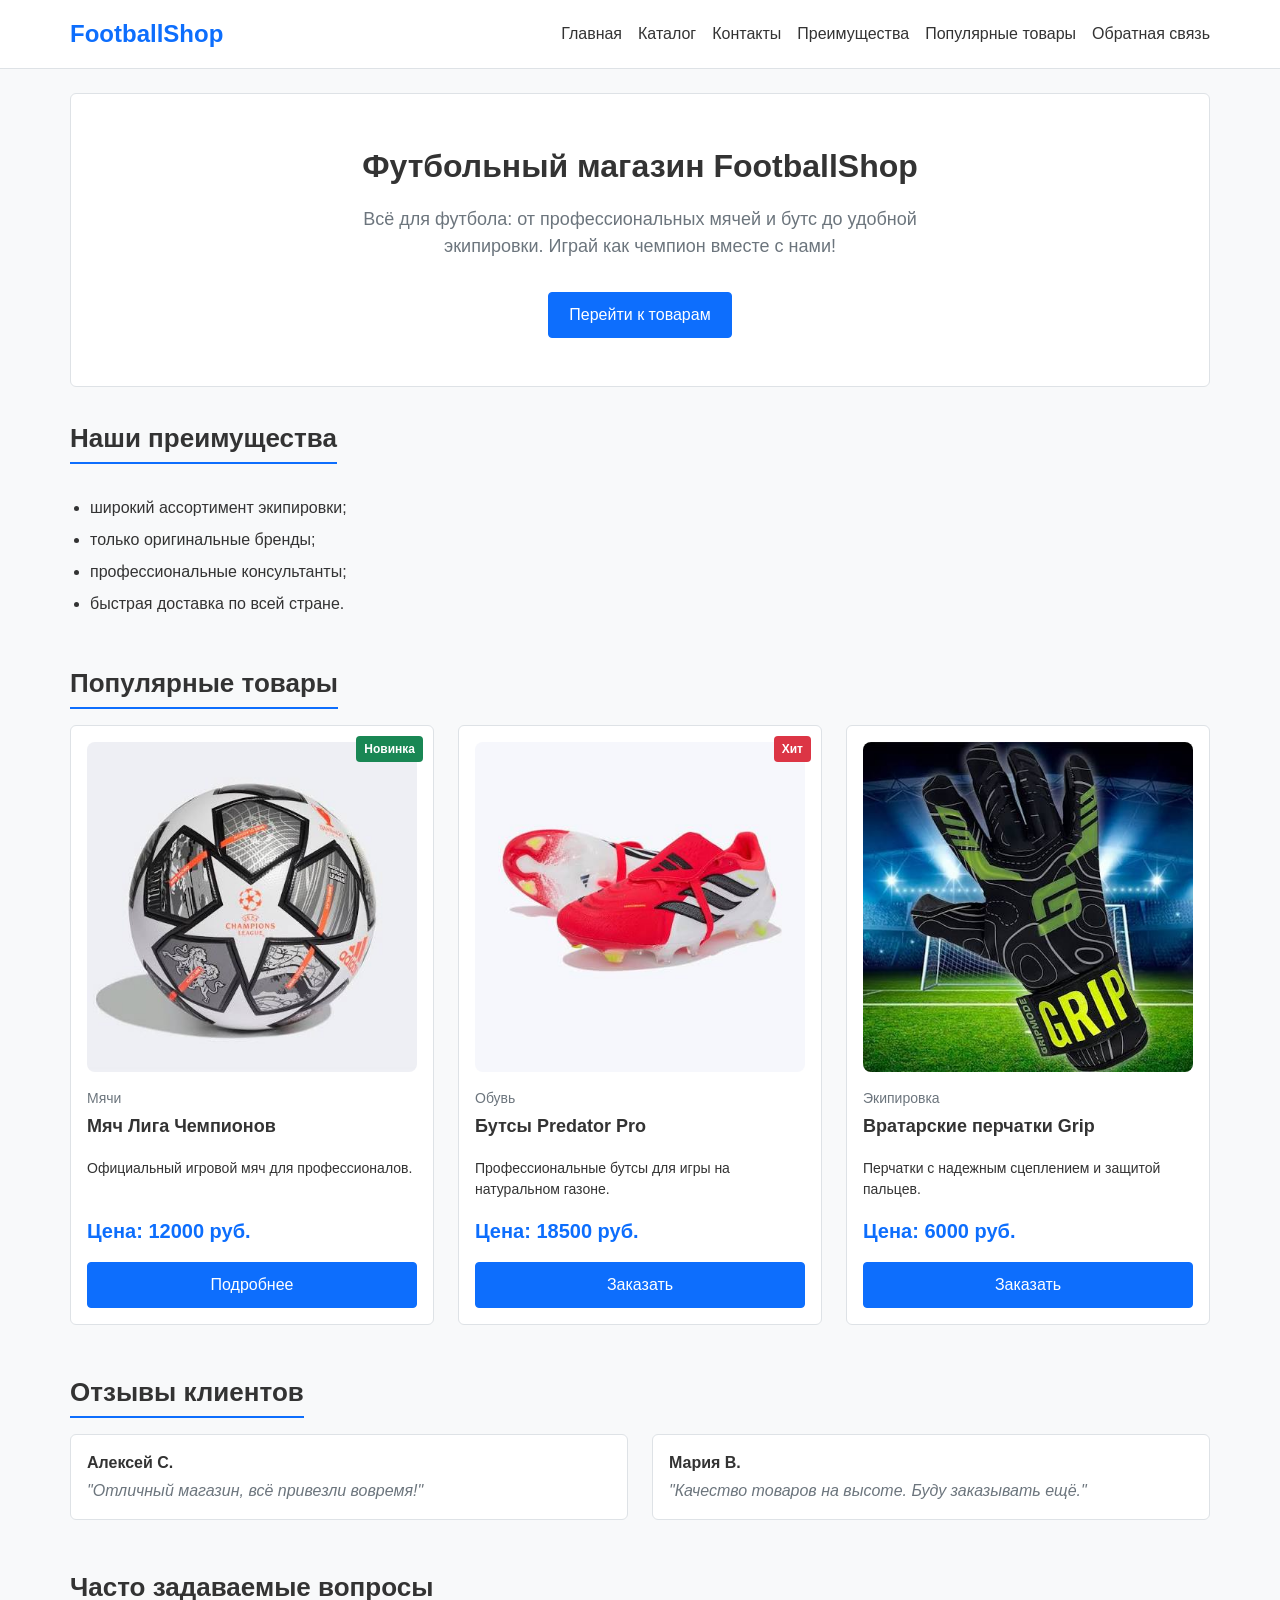
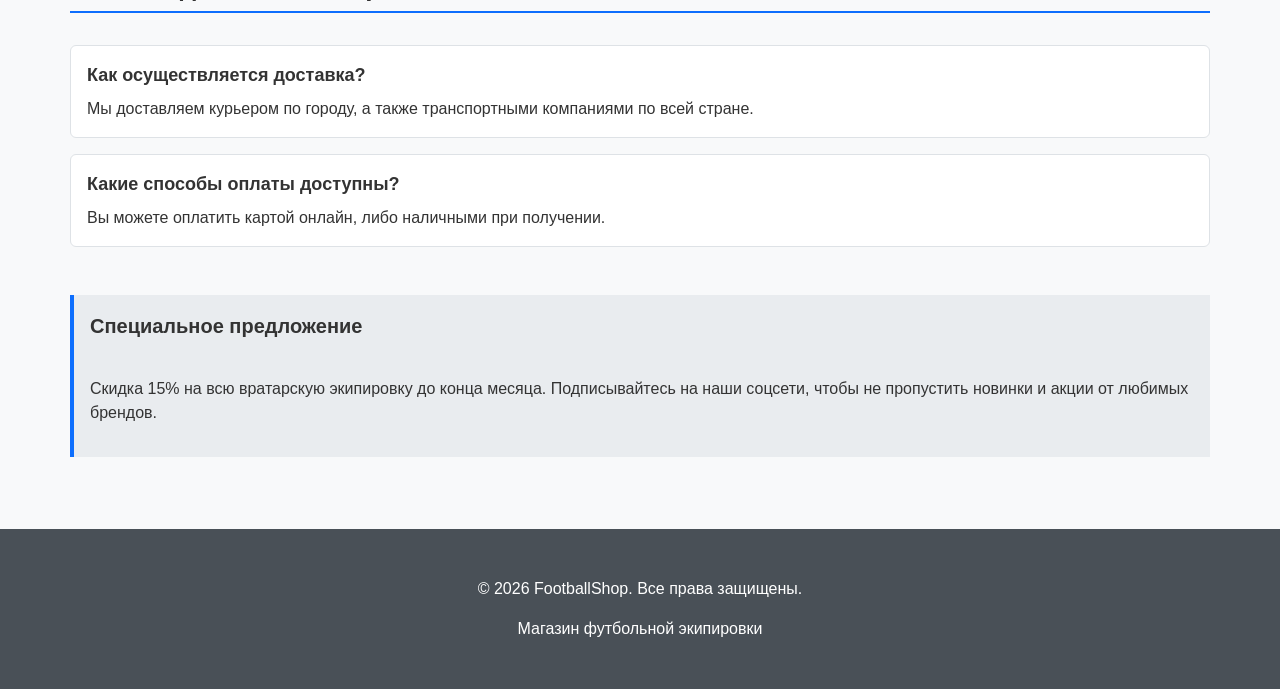
<file: index.html>
<!DOCTYPE html>
<html lang="ru">
<head>
    <meta property="og:type" content="website">
    <meta property="og:title" content="Футбольный интернет-магазин">
    <meta property="og:description" content="Магазин футбольной экипировки и инвентаря.">
    <meta property="og:image" content="https://voltic-7.github.io/kr1-html-css-shop/images/preview.jpg">

    <meta charset="UTF-8">
    <meta name="viewport" content="width=device-width, initial-scale=1.0">
    <meta name="description" content="Стартовая страница футбольного интернет-магазина.">
    <title>Футбольный интернет-магазин</title>
    <link rel="stylesheet" href="css/style.css">
    <script src="js/main.js" defer></script>
</head>
<body id="top">
<header>
    <div class="site-header">
        <a class="site-logo" href="index.html">FootballShop</a>

        <nav class="site-nav" aria-label="Основная навигация">
            <ul class="site-nav__list">
                <li class="site-nav__item"><a class="site-nav__link" href="index.html">Главная</a></li>
                <li class="site-nav__item"><a class="site-nav__link" href="catalog.html">Каталог</a></li>
                <li class="site-nav__item"><a class="site-nav__link" href="contacts.html">Контакты</a></li>
                <li class="site-nav__item"><a class="site-nav__link" href="index.html#advantages">Преимущества</a></li>
                <li class="site-nav__item"><a class="site-nav__link" href="index.html#popular">Популярные товары</a></li>
                <li class="site-nav__item"><a class="site-nav__link" href="feedback.html">Обратная связь</a></li>
            </ul>
        </nav>

    </div>
</header>
<main>
    <section class="hero">
        <h1 class="hero__title">Футбольный магазин FootballShop</h1>
        <p>
            Всё для футбола: от профессиональных мячей и бутс до удобной экипировки. 
            Играй как чемпион вместе с нами!
        </p>
        <a class="button" href="#popular">Перейти к товарам</a>
    </section>

    <section class="section" id="advantages">
        <h2 class="section__title">Наши преимущества</h2>

        <ul class="advantages-list">
            <li>широкий ассортимент экипировки;</li>
            <li>только оригинальные бренды;</li>
            <li>профессиональные консультанты;</li>
            <li>быстрая доставка по всей стране.</li>
        </ul>
    </section>

    <section class="section" id="popular">
        <h2 class="section__title">Популярные товары</h2>

        <div class="products-grid">
            <article class="product-card">
                <span class="product-card__badge product-card__badge--new">Новинка</span>
                <img src="images/ball.jpg" alt="Мяч Лига Чемпионов" style="width: 100%; height: auto; border-radius: 8px;">
                <div class="product-card__category">Мячи</div>
                <h3 class="product-card__title">Мяч Лига Чемпионов</h3>
                <p class="product-card__description">Официальный игровой мяч для профессионалов.</p>
                <p class="product-card__price">Цена: 12000 руб.</p>
                <a class="button product-card__button" href="product.html">Подробнее</a>
            </article>

            <article class="product-card">
                <span class="product-card__badge">Хит</span>
                <img src="images/boots.jpg" alt="Бутсы Predator Pro" style="width: 100%; height: auto; border-radius: 8px;">
                <div class="product-card__category">Обувь</div>
                <h3 class="product-card__title">Бутсы Predator Pro</h3>
                <p class="product-card__description">Профессиональные бутсы для игры на натуральном газоне.</p>
                <p class="product-card__price">Цена: 18500 руб.</p>
                <button class="button product-card__button" type="button" data-product="Бутсы Predator Pro">
                    Заказать
                </button>
            </article>

            <article class="product-card">
                <img src="images/hands.jpg" alt="Вратарские перчатки Grip" style="width: 100%; height: auto; border-radius: 8px;">
                <div class="product-card__category">Экипировка</div>
                <h3 class="product-card__title">Вратарские перчатки Grip</h3>
                <p class="product-card__description">Перчатки с надежным сцеплением и защитой пальцев.</p>
                <p class="product-card__price">Цена: 6000 руб.</p>
                <button class="button product-card__button" type="button" data-product="Вратарские перчатки Grip">
                    Заказать
                </button>
            </article>
        </div>
    </section>

    
    <section class="section reviews" id="reviews">
        <h2 class="section__title">Отзывы клиентов</h2>
        <div class="reviews-grid">
            <div class="review-card">
                <div class="review-card__author">Алексей С.</div>
                <div class="review-card__text">"Отличный магазин, всё привезли вовремя!"</div>
            </div>
            <div class="review-card">
                <div class="review-card__author">Мария В.</div>
                <div class="review-card__text">"Качество товаров на высоте. Буду заказывать ещё."</div>
            </div>
        </div>
    </section>

    <section class="section faq" id="faq">
        <h2 class="section__title">Часто задаваемые вопросы</h2>
        <div class="faq">
            <article class="faq__item">
                <h3 class="faq__question">Как осуществляется доставка?</h3>
                <p class="faq__answer">Мы доставляем курьером по городу, а также транспортными компаниями по всей стране.</p>
            </article>
            <article class="faq__item">
                <h3 class="faq__question">Какие способы оплаты доступны?</h3>
                <p class="faq__answer">Вы можете оплатить картой онлайн, либо наличными при получении.</p>
            </article>
        </div>
    </section>

    <aside class="aside-info">
        <h2 class="aside-info__title">Специальное предложение</h2>
        <p>
            Скидка 15% на всю вратарскую экипировку до конца месяца.
            Подписывайтесь на наши соцсети, чтобы не пропустить новинки
            и акции от любимых брендов.
        </p>
    </aside>
</main>
<footer id="contacts">
    <p>&copy; 2026 FootballShop. Все права защищены.</p>
    <p>Магазин футбольной экипировки</p>
</footer>

<dialog class="order-dialog" id="order-dialog" aria-labelledby="order-dialog-title">
    <h2 class="order-dialog__title" id="order-dialog-title">Оформление заявки</h2>

    <form class="order-form" id="order-form" action="#" method="post" novalidate>
        <input id="selected-product" name="selected-product" type="hidden">

        <div class="order-form__field">
            <label class="order-form__label" for="order-name">Имя</label>
            <input class="order-form__control" id="order-name"
                    name="name"
                    type="text"
                    placeholder="Введите ваше имя"
                    minlength="2"
                    autocomplete="given-name"
                    required
            >
        </div>

        <div class="order-form__field">
            <label class="order-form__label" for="order-email">E-mail</label>
            <input class="order-form__control" id="order-email"
                    name="email"
                    type="email"
                    placeholder="example@mail.ru"
                    autocomplete="email"
                    required
            >
        </div>

        <div class="order-form__field">
            <label class="order-form__label" for="order-phone">Телефон</label>
            <input class="order-form__control" id="order-phone"
                    name="phone"
                    type="tel"
                    inputmode="tel"
                    placeholder="+7 (900) 000-00-00"
                    pattern="^\+7 \(\d{3}\) \d{3}-\d{2}-\d{2}$"
                    required
            >
            <small class="order-form__hint">Формат: +7 (900) 000-00-00</small>
        </div>

        <div class="order-form__field">
            <label class="order-form__label" for="order-date">Дата связи</label>
            <input class="order-form__control" id="order-date"
                    name="date"
                    type="date"
            >
        </div>

        <div class="order-form__field">
            <label class="order-form__label" for="order-topic">Тема заявки</label>
            <select class="order-form__control" id="order-topic" name="topic" required>
                <option value="">Выберите тему</option>
                <option value="product">Заказ товара</option>
                <option value="consultation">Консультация</option>
                <option value="delivery">Доставка</option>
            </select>
        </div>

        <div class="order-form__field">
            <label class="order-form__label" for="order-comment">Комментарий</label>
            <textarea class="order-form__control" id="order-comment"
                    name="comment"
                    rows="4"
                    placeholder="Укажите дополнительную информацию"
            ></textarea>
        </div>

        <div class="order-form__field order-form__field--checkbox">
            <label class="order-form__label">
                <input class="order-form__control" id="order-agreement"
                        name="agreement"
                        type="checkbox"
                        required
                >
                Я согласен на обработку данных
            </label>
        </div>

        <div class="order-form__actions">
            <button class="button order-form__button" type="button" id="close-order-dialog">Закрыть</button>
            <button class="button order-form__button" type="submit">Отправить заявку</button>
        </div>
    </form>
</dialog>

<p class="success-message" id="success-message" hidden>
    Форма успешно отправлена!
</p>


<a href="#top" class="scroll-top" aria-label="Вернуться наверх">↑</a>
</body>
</html>
</file>
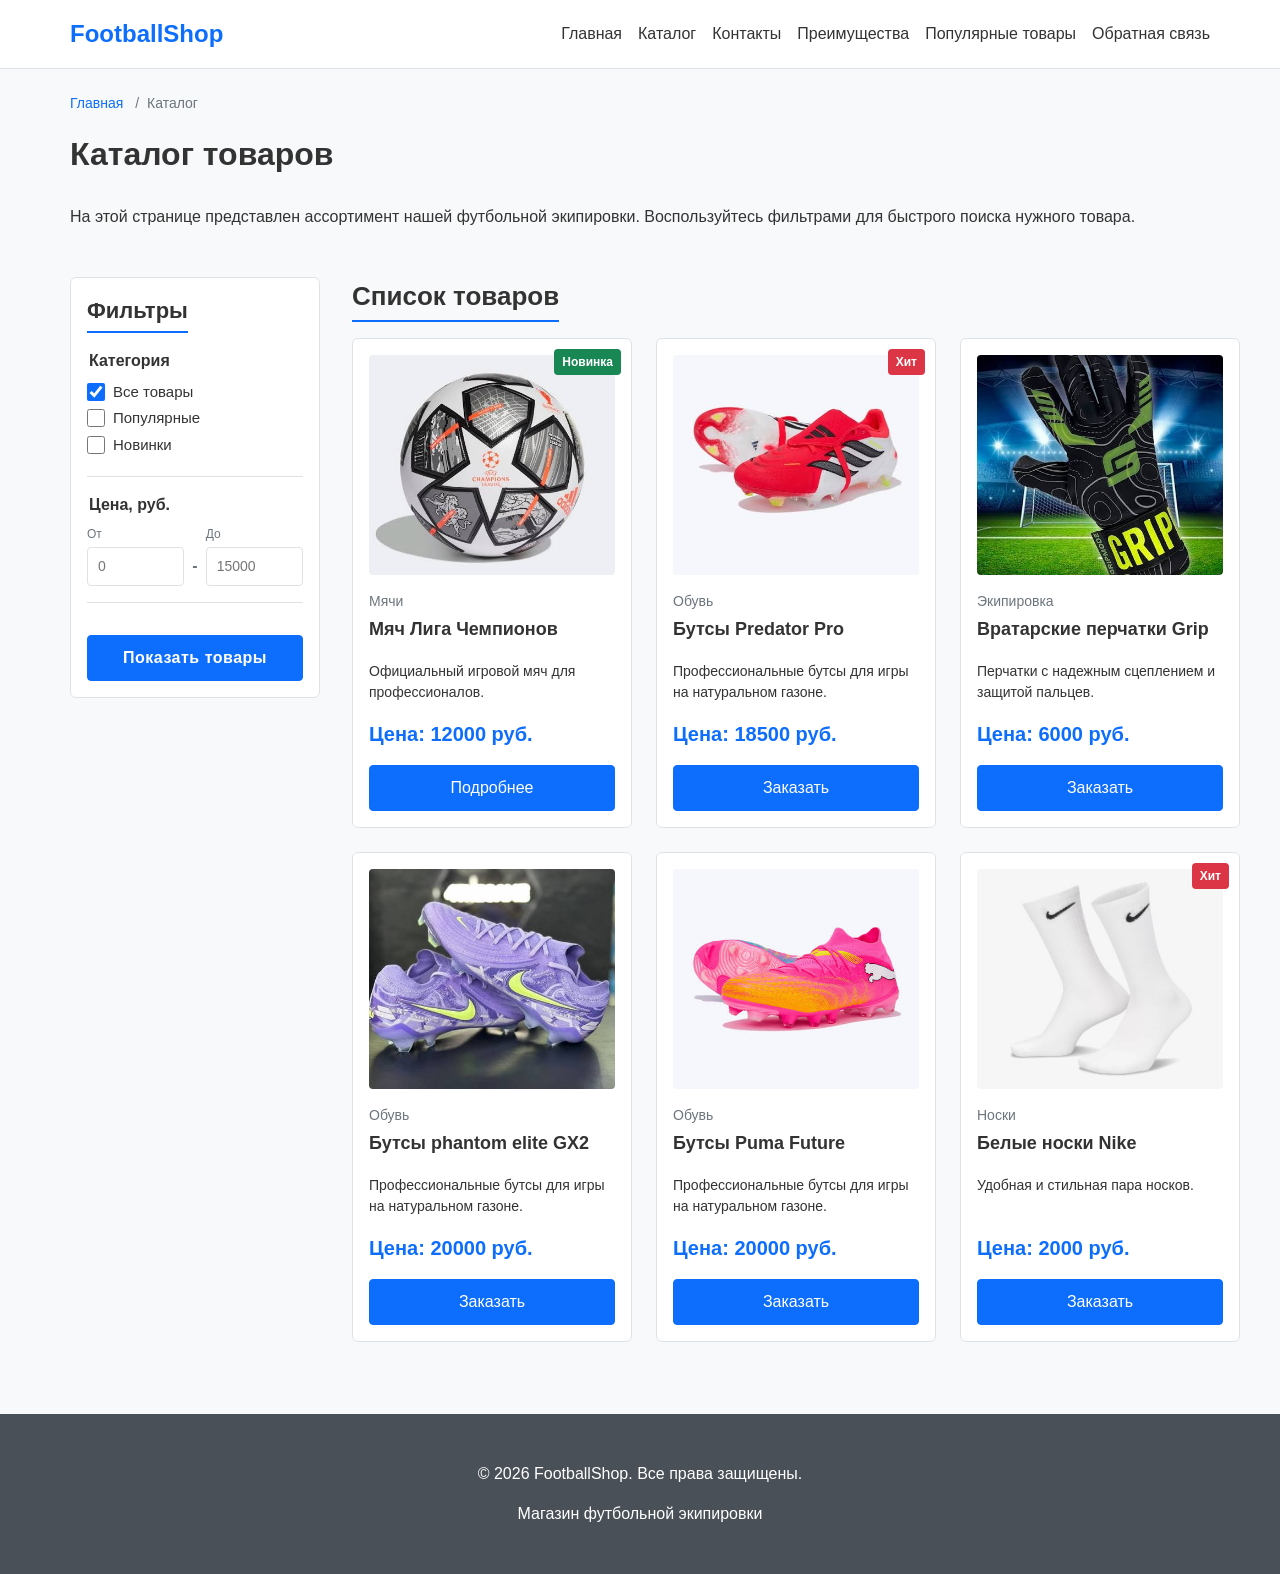
<file: catalog.html>
<!DOCTYPE html>
<html lang="ru">
<head>
    <meta property="og:type" content="website">
    <meta property="og:title" content="Футбольный интернет-магазин">
    <meta property="og:description" content="Магазин футбольной экипировки и инвентаря.">
    <meta property="og:image" content="https://voltic-7.github.io/kr1-html-css-shop/images/preview.jpg">

    <meta charset="UTF-8">
    <meta name="viewport" content="width=device-width, initial-scale=1.0">
    <meta name="description" content="Каталог товаров футбольного магазина.">
    <title>Каталог товаров — Футбольный магазин</title>
    <link rel="stylesheet" href="css/style.css">
    <script src="js/main.js" defer></script>
</head>
<body id="top">
<header>
    <div class="site-header">
        <a class="site-logo" href="index.html">FootballShop</a>

        <nav class="site-nav" aria-label="Основная навигация">
            <ul class="site-nav__list">
                <li class="site-nav__item"><a class="site-nav__link" href="index.html">Главная</a></li>
                <li class="site-nav__item"><a class="site-nav__link" href="catalog.html">Каталог</a></li>
                <li class="site-nav__item"><a class="site-nav__link" href="contacts.html">Контакты</a></li>
                <li class="site-nav__item"><a class="site-nav__link" href="index.html#advantages">Преимущества</a></li>
                <li class="site-nav__item"><a class="site-nav__link" href="index.html#popular">Популярные товары</a></li>
                <li class="site-nav__item"><a class="site-nav__link" href="feedback.html">Обратная связь</a></li>
            </ul>
        </nav>
    </div>
</header>

<main>
    <nav class="breadcrumbs" aria-label="Хлебные крошки">
        <a class="breadcrumbs__link" href="index.html">Главная</a>
        <span class="breadcrumbs__current">Каталог</span>
    </nav>

    <section class="section">
        <h1 class="section__title">Каталог товаров</h1>
        <p>
            На этой странице представлен ассортимент нашей футбольной экипировки.
            Воспользуйтесь фильтрами для быстрого поиска нужного товара.
        </p>
    </section>

    <section class="catalog-layout">
        <aside class="catalog-filters">
            <h2>Фильтры</h2>

            <form class="filters-form" action="#" method="get">
                <fieldset class="filters-form__group">
                    <legend class="filters-form__legend">Категория</legend>

                    <label class="filters-form__checkbox-label">
                        <input class="filters-form__checkbox" type="checkbox" name="category" value="all" checked>
                        <span class="filters-form__checkbox-text">Все товары</span>
                    </label>

                    <label class="filters-form__checkbox-label">
                        <input class="filters-form__checkbox" type="checkbox" name="category" value="popular">
                        <span class="filters-form__checkbox-text">Популярные</span>
                    </label>

                    <label class="filters-form__checkbox-label">
                        <input class="filters-form__checkbox" type="checkbox" name="category" value="new">
                        <span class="filters-form__checkbox-text">Новинки</span>
                    </label>
                </fieldset>

                <fieldset class="filters-form__group">
                    <legend class="filters-form__legend">Цена, руб.</legend>
                    
                    <div class="filters-form__price-row">
                        <div class="filters-form__price-field">
                            <label class="filters-form__price-label" for="price-from">От</label>
                            <input class="filters-form__control" id="price-from" name="price-from" type="number" min="0" placeholder="0">
                        </div>
                        <span class="filters-form__price-divider">-</span>
                        <div class="filters-form__price-field">
                            <label class="filters-form__price-label" for="price-to">До</label>
                            <input class="filters-form__control" id="price-to" name="price-to" type="number" min="0" placeholder="15000">
                        </div>
                    </div>
                </fieldset>

                <button class="button filters-form__submit" type="submit" style="width: 100%;">Показать товары</button>
            </form>
        </aside>

        <section class="catalog-products">
        <h2 class="section__title">Список товаров</h2>

            <div class="products-grid">
                <article class="product-card">
                    <span class="product-card__badge product-card__badge--new">Новинка</span>
                    <img src="images/ball.jpg" alt="Мяч Лига Чемпионов" class="product-card-img">
                    <div class="product-card__category">Мячи</div>
                    <h3 class="product-card__title">Мяч Лига Чемпионов</h3>
                    <p class="product-card__description">Официальный игровой мяч для профессионалов.</p>
                    <p class="product-card__price">Цена: 12000 руб.</p>
                    <a class="button product-card__button" href="product.html">Подробнее</a>
                </article>

                <article class="product-card">
                    <span class="product-card__badge">Хит</span>
                    <img src="images/boots.jpg" alt="Бутсы Predator Pro" class="product-card-img">
                    <div class="product-card__category">Обувь</div>
                    <h3 class="product-card__title">Бутсы Predator Pro</h3>
                    <p class="product-card__description">Профессиональные бутсы для игры на натуральном газоне.</p>
                    <p class="product-card__price">Цена: 18500 руб.</p>
                    <button class="button product-card__button" type="button" data-product="Бутсы Predator Pro">
                        Заказать
                    </button>
                </article>

                <article class="product-card">
                    <img src="images/hands.jpg" alt="Вратарские перчатки Grip" class="product-card-img">
                    <div class="product-card__category">Экипировка</div>
                    <h3 class="product-card__title">Вратарские перчатки Grip</h3>
                    <p class="product-card__description">Перчатки с надежным сцеплением и защитой пальцев.</p>
                    <p class="product-card__price">Цена: 6000 руб.</p>
                    <button class="button product-card__button" type="button" data-product="Вратарские перчатки Grip">
                        Заказать
                    </button>
                </article>

                <article class="product-card">
                    <img src="images/phantom.jpg" alt="Бутсы phantom elite GX2" class="product-card-img">
                    <div class="product-card__category">Обувь</div>
                    <h3 class="product-card__title">Бутсы phantom elite GX2</h3>
                    <p class="product-card__description">Профессиональные бутсы для игры на натуральном газоне.</p>
                    <p class="product-card__price">Цена: 20000 руб.</p>
                    <button class="button product-card__button" type="button" data-product="Бутсы phantom elite GX2">
                        Заказать
                    </button>
                </article>

                <article class="product-card">
                    <img src="images/puma.jpg" alt="Бутсы Puma Future" class="product-card-img">
                    <div class="product-card__category">Обувь</div>
                    <h3 class="product-card__title">Бутсы Puma Future</h3>
                    <p class="product-card__description">Профессиональные бутсы для игры на натуральном газоне.</p>
                    <p class="product-card__price">Цена: 20000 руб.</p>
                    <button class="button product-card__button" type="button" data-product="Бутсы Puma Future">
                        Заказать
                    </button>
                </article>

                <article class="product-card">
                    <span class="product-card__badge">Хит</span>
                    <img src="images/whiteSocks.jpg" alt="Белые носки Nike" class="product-card-img">
                    <div class="product-card__category">Носки</div>
                    <h3 class="product-card__title">Белые носки Nike</h3>
                    <p class="product-card__description">Удобная и стильная пара носков.</p>
                    <p class="product-card__price">Цена: 2000 руб.</p>
                    <button class="button product-card__button" type="button" data-product="Белые носки Nike">
                        Заказать
                    </button>
                </article>

            </div>
        </section>
    </section>
</main>

<footer>
    <p>&copy; 2026 FootballShop. Все права защищены.</p>
    <p>Магазин футбольной экипировки</p>
</footer>

<dialog class="order-dialog" id="order-dialog" aria-labelledby="order-dialog-title">
    <h2 class="order-dialog__title" id="order-dialog-title">Оформление заявки</h2>

    <form class="order-form" id="order-form" action="#" method="post" novalidate>
        <input id="selected-product" name="selected-product" type="hidden">

        <div class="order-form__field">
            <label class="order-form__label" for="order-name">Имя</label>
            <input class="order-form__control" id="order-name"
                    name="name"
                    type="text"
                    placeholder="Введите ваше имя"
                    minlength="2"
                    autocomplete="given-name"
                    required
            >
        </div>

        <div class="order-form__field">
            <label class="order-form__label" for="order-email">E-mail</label>
            <input class="order-form__control" id="order-email"
                    name="email"
                    type="email"
                    placeholder="example@mail.ru"
                    autocomplete="email"
                    required
            >
        </div>

        <div class="order-form__field">
            <label class="order-form__label" for="order-phone">Телефон</label>
            <input class="order-form__control" id="order-phone"
                    name="phone"
                    type="tel"
                    inputmode="tel"
                    placeholder="+7 (900) 000-00-00"
                    pattern="^\+7 \(\d{3}\) \d{3}-\d{2}-\d{2}$"
                    required
            >
            <small class="order-form__hint">Формат: +7 (900) 000-00-00</small>
        </div>

        <div class="order-form__field">
            <label class="order-form__label" for="order-date">Дата связи</label>
            <input class="order-form__control" id="order-date"
                    name="date"
                    type="date"
            >
        </div>

        <div class="order-form__field">
            <label class="order-form__label" for="order-topic">Тема заявки</label>
            <select class="order-form__control" id="order-topic" name="topic" required>
                <option value="">Выберите тему</option>
                <option value="product">Заказ товара</option>
                <option value="consultation">Консультация</option>
                <option value="delivery">Доставка</option>
            </select>
        </div>

        <div class="order-form__field">
            <label class="order-form__label" for="order-comment">Комментарий</label>
            <textarea class="order-form__control" id="order-comment"
                    name="comment"
                    rows="4"
                    placeholder="Укажите дополнительную информацию"
            ></textarea>
        </div>

        <div class="order-form__field order-form__field--checkbox">
            <label class="order-form__label">
                <input class="order-form__control" id="order-agreement"
                        name="agreement"
                        type="checkbox"
                        required
                >
                Я согласен на обработку данных
            </label>
        </div>

        <div class="order-form__actions">
            <button class="button order-form__button" type="button" id="close-order-dialog">Закрыть</button>
            <button class="button order-form__button" type="submit">Отправить заявку</button>
        </div>
    </form>
</dialog>

<p class="success-message" id="success-message" hidden>
    Форма успешно отправлена!
</p>

<a href="#top" class="scroll-top" aria-label="Вернуться наверх">↑</a>
</body>
</html>
</file>
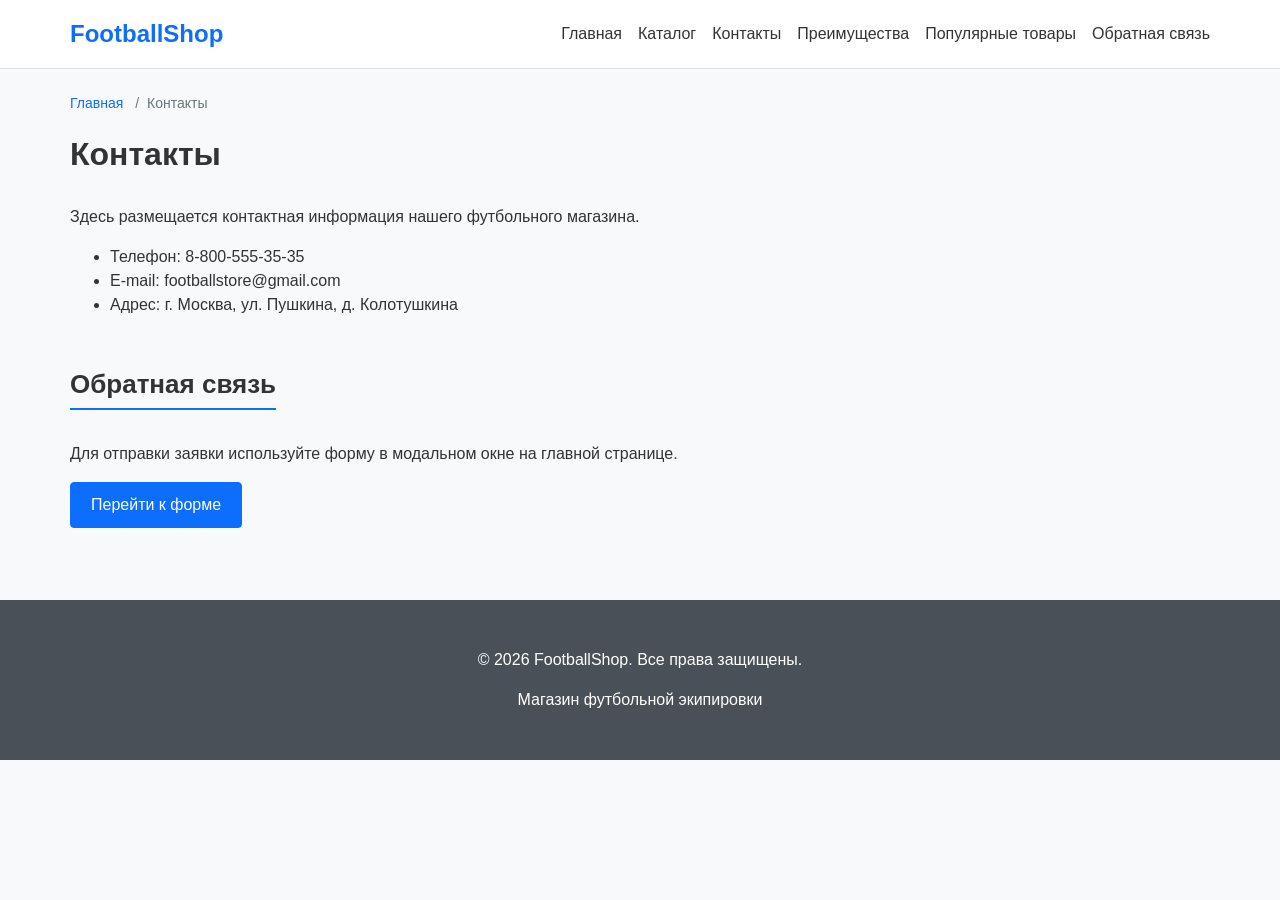
<file: contacts.html>
<!DOCTYPE html>
<html lang="ru">
<head>
    <meta property="og:type" content="website">
    <meta property="og:title" content="Футбольный интернет-магазин">
    <meta property="og:description" content="Магазин футбольной экипировки и инвентаря.">
    <meta property="og:image" content="https://voltic-7.github.io/kr1-html-css-shop/images/preview.jpg">

    <meta charset="UTF-8">
    <meta name="viewport" content="width=device-width, initial-scale=1.0">
    <meta name="description" content="Контактная информация нашего футбольного магазина.">
    <title>Контакты — Футбольный интернет-магазин</title>
    <link rel="stylesheet" href="css/style.css">
</head>
<body>
<header>
    <div class="site-header">
        <a class="site-logo" href="index.html">FootballShop</a>

        <nav class="site-nav" aria-label="Основная навигация">
            <ul class="site-nav__list">
                <li class="site-nav__item"><a class="site-nav__link" href="index.html">Главная</a></li>
                <li class="site-nav__item"><a class="site-nav__link" href="catalog.html">Каталог</a></li>
                <li class="site-nav__item"><a class="site-nav__link" href="contacts.html">Контакты</a></li>
                <li class="site-nav__item"><a class="site-nav__link" href="index.html#advantages">Преимущества</a></li>
                <li class="site-nav__item"><a class="site-nav__link" href="index.html#popular">Популярные товары</a></li>
                <li class="site-nav__item"><a class="site-nav__link" href="feedback.html">Обратная связь</a></li>
            </ul>
        </nav>
    </div>
</header>

<main>
    <nav class="breadcrumbs" aria-label="Хлебные крошки">
        <a class="breadcrumbs__link" href="index.html">Главная</a>
        <span class="breadcrumbs__current">Контакты</span>
    </nav>

    <section class="section">
        <h1>Контакты</h1>
        <p>
            Здесь размещается контактная информация нашего футбольного магазина.
        </p>

        <ul>
            <li>Телефон: 8-800-555-35-35</li>
            <li>E-mail: footballstore@gmail.com</li>
            <li>Адрес: г. Москва, ул. Пушкина, д. Колотушкина</li>
        </ul>
    </section>

    <section class="section" id="feedback">
        <h2>Обратная связь</h2>
        <p>
            Для отправки заявки используйте форму в модальном окне на главной странице.
        </p>
        <a class="button" href="feedback.html">Перейти к форме</a>
    </section>
</main>

<footer>
    <p>&copy; 2026 FootballShop. Все права защищены.</p>
    <p>Магазин футбольной экипировки</p>
</footer>
</body>
</html>
</file>
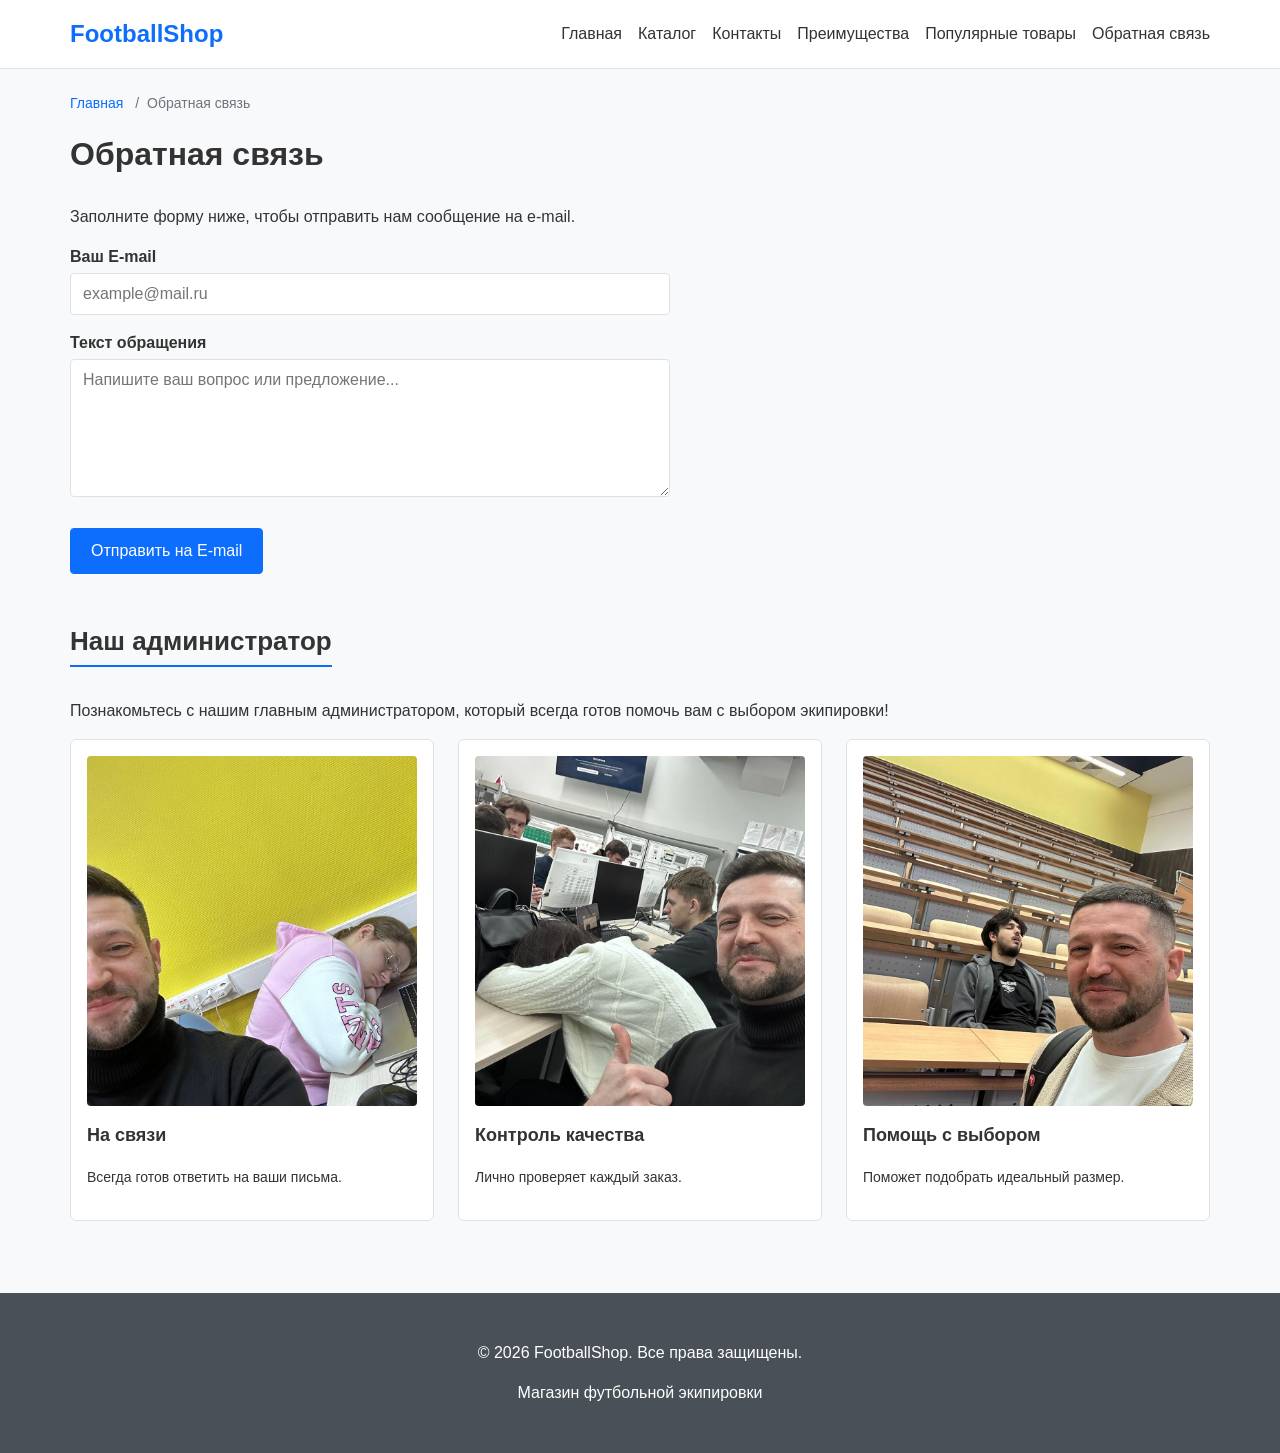
<file: feedback.html>
<!DOCTYPE html>
<html lang="ru">
<head>
    <meta property="og:type" content="website">
    <meta property="og:title" content="Футбольный интернет-магазин">
    <meta property="og:description" content="Магазин футбольной экипировки и инвентаря.">
    <meta property="og:image" content="https://voltic-7.github.io/kr1-html-css-shop/images/preview.jpg">

    <meta charset="UTF-8">
    <meta name="viewport" content="width=device-width, initial-scale=1.0">
    <meta name="description" content="Страница обратной связи.">
    <title>Обратная связь — Футбольный интернет-магазин</title>
    <link rel="stylesheet" href="css/style.css">
</head>
<body>
<header>
    <div class="site-header">
        <a class="site-logo" href="index.html">FootballShop</a>

        <nav class="site-nav" aria-label="Основная навигация">
            <ul class="site-nav__list">
                <li class="site-nav__item"><a class="site-nav__link" href="index.html">Главная</a></li>
                <li class="site-nav__item"><a class="site-nav__link" href="catalog.html">Каталог</a></li>
                <li class="site-nav__item"><a class="site-nav__link" href="contacts.html">Контакты</a></li>
                <li class="site-nav__item"><a class="site-nav__link" href="index.html#advantages">Преимущества</a></li>
                <li class="site-nav__item"><a class="site-nav__link" href="index.html#popular">Популярные товары</a></li>
                <li class="site-nav__item"><a class="site-nav__link" href="feedback.html">Обратная связь</a></li>
            </ul>
        </nav>
    </div>
</header>

<main>
    <nav class="breadcrumbs" aria-label="Хлебные крошки">
        <a class="breadcrumbs__link" href="index.html">Главная</a>
        <span class="breadcrumbs__current">Обратная связь</span>
    </nav>

    <section class="section" id="feedback">
        <h1 class="section__title">Обратная связь</h1>
        <p>Заполните форму ниже, чтобы отправить нам сообщение на e-mail.</p>
        
        <form class="order-form" action="#" method="post" style="max-width: 600px; margin-bottom: var(--space-xxl);">
            <div class="order-form__field">
                <label class="order-form__label" for="fb-email">Ваш E-mail</label>
                <input class="order-form__control" id="fb-email" name="email" type="email" placeholder="example@mail.ru" required>
            </div>
            <div class="order-form__field">
                <label class="order-form__label" for="fb-message">Текст обращения</label>
                <textarea class="order-form__control" id="fb-message" name="message" rows="5" placeholder="Напишите ваш вопрос или предложение..." required></textarea>
            </div>
            <div class="order-form__actions" style="justify-content: flex-start;">
                <button class="button order-form__button" type="submit">Отправить на E-mail</button>
            </div>
        </form>
    </section>

    <section class="section" id="admin">
        <h2 class="section__title">Наш администратор</h2>
        <p>Познакомьтесь с нашим главным администратором, который всегда готов помочь вам с выбором экипировки!</p>
        
        <div class="products-grid">
            <article class="product-card">
                <img src="images/admin.jpg" alt="Администратор за работой" style="height: 350px; object-fit: cover;">
                <h3 class="product-card__title">На связи</h3>
                <p class="product-card__description">Всегда готов ответить на ваши письма.</p>
            </article>
            <article class="product-card">
                <img src="images/admin1.jpg" alt="Администратор на складе" style="height: 350px; object-fit: cover;">
                <h3 class="product-card__title">Контроль качества</h3>
                <p class="product-card__description">Лично проверяет каждый заказ.</p>
            </article>
            <article class="product-card">
                <img src="images/admin2.jpg" alt="Администратор с клиентами" style="height: 350px; object-fit: cover;">
                <h3 class="product-card__title">Помощь с выбором</h3>
                <p class="product-card__description">Поможет подобрать идеальный размер.</p>
            </article>
        </div>
    </section>
</main>

<footer>
    <p>&copy; 2026 FootballShop. Все права защищены.</p>
    <p>Магазин футбольной экипировки</p>
</footer>
</body>
</html>
</file>
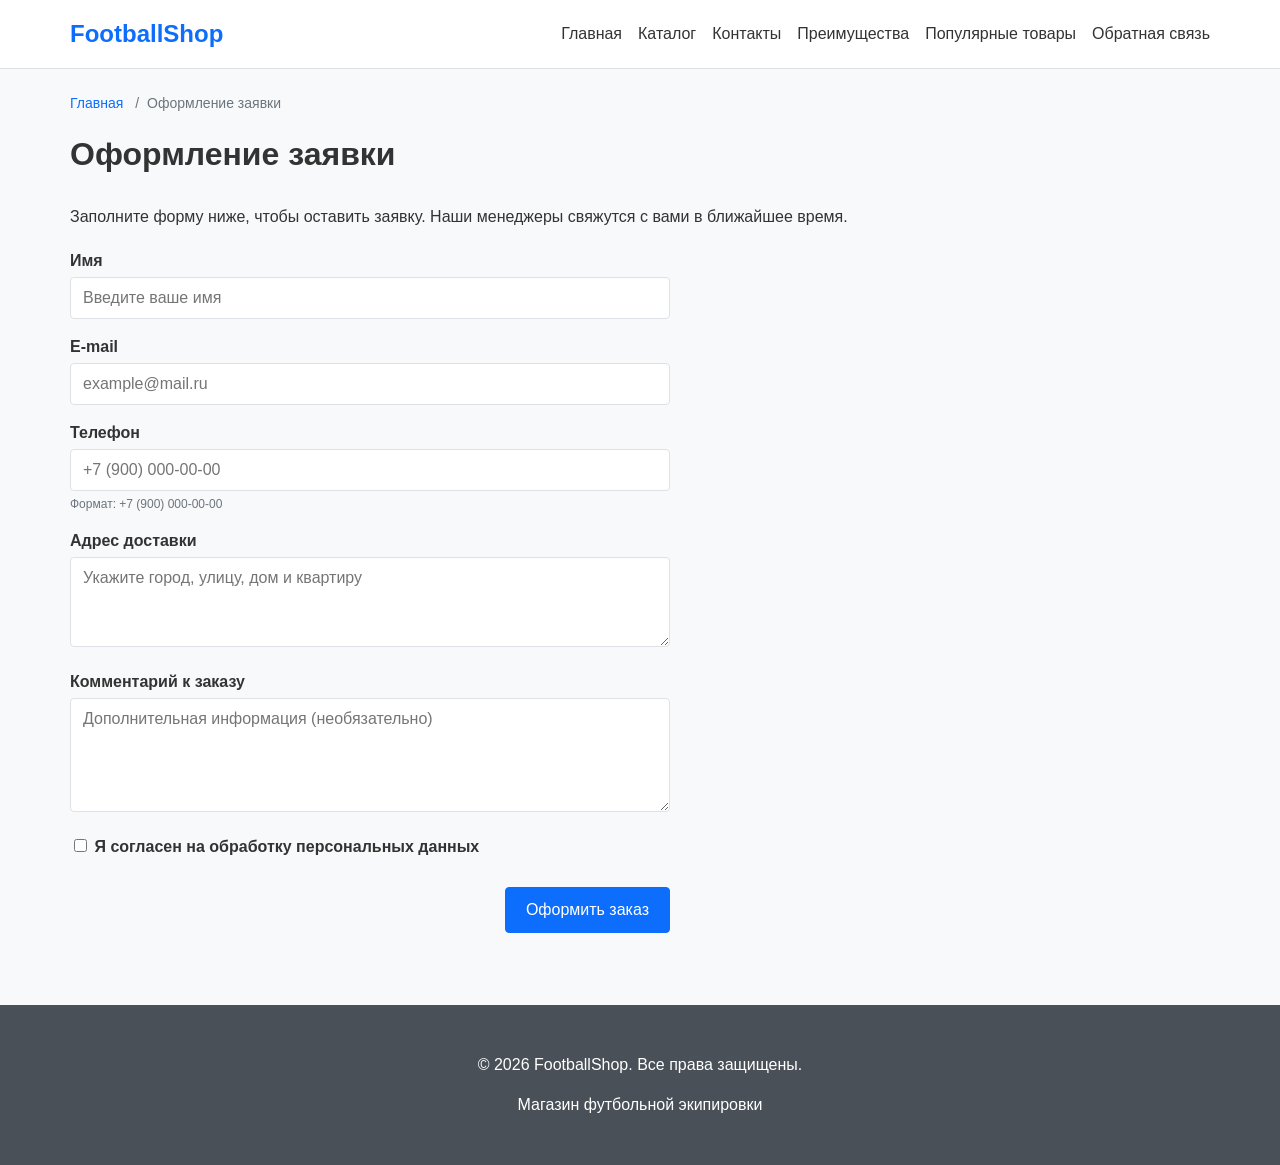
<file: order.html>
<!DOCTYPE html>
<html lang="ru">
<head>
    <meta property="og:type" content="website">
    <meta property="og:title" content="Футбольный интернет-магазин">
    <meta property="og:description" content="Магазин футбольной экипировки и инвентаря.">
    <meta property="og:image" content="https://voltic-7.github.io/kr1-html-css-shop/images/preview.jpg">

    <meta charset="UTF-8">
    <meta name="viewport" content="width=device-width, initial-scale=1.0">
    <meta name="description" content="Оформление заявки в нашем футбольном магазине.">
    <title>Оформление заявки — Футбольный интернет-магазин</title>
    <link rel="stylesheet" href="css/style.css">
</head>
<body>
<header>
    <div class="site-header">
        <a class="site-logo" href="index.html">FootballShop</a>

        <nav class="site-nav" aria-label="Основная навигация">
            <ul class="site-nav__list">
                <li class="site-nav__item"><a class="site-nav__link" href="index.html">Главная</a></li>
                <li class="site-nav__item"><a class="site-nav__link" href="catalog.html">Каталог</a></li>
                <li class="site-nav__item"><a class="site-nav__link" href="contacts.html">Контакты</a></li>
                <li class="site-nav__item"><a class="site-nav__link" href="index.html#advantages">Преимущества</a></li>
                <li class="site-nav__item"><a class="site-nav__link" href="index.html#popular">Популярные товары</a></li>
                <li class="site-nav__item"><a class="site-nav__link" href="feedback.html">Обратная связь</a></li>
            </ul>
        </nav>
    </div>
</header>

<main>
    <nav class="breadcrumbs" aria-label="Хлебные крошки">
        <a class="breadcrumbs__link" href="index.html">Главная</a>
        <span class="breadcrumbs__current">Оформление заявки</span>
    </nav>

    <section class="section">
        <h1 class="section__title">Оформление заявки</h1>
        <p>Заполните форму ниже, чтобы оставить заявку. Наши менеджеры свяжутся с вами в ближайшее время.</p>
        
        <form class="order-form" id="checkout-form" action="#" method="post" style="max-width: 600px; margin-top: 20px;">
            <div class="order-form__field">
                <label class="order-form__label" for="checkout-name">Имя</label>
                <input class="order-form__control" id="checkout-name" name="name" type="text" placeholder="Введите ваше имя" minlength="2" required>
            </div>

            <div class="order-form__field">
                <label class="order-form__label" for="checkout-email">E-mail</label>
                <input class="order-form__control" id="checkout-email" name="email" type="email" placeholder="example@mail.ru" required>
            </div>

            <div class="order-form__field">
                <label class="order-form__label" for="checkout-phone">Телефон</label>
                <input class="order-form__control" id="checkout-phone" name="phone" type="tel" placeholder="+7 (900) 000-00-00" pattern="^\+7 \(\d{3}\) \d{3}-\d{2}-\d{2}$" required>
                <small class="order-form__hint">Формат: +7 (900) 000-00-00</small>
            </div>

            <div class="order-form__field">
                <label class="order-form__label" for="checkout-address">Адрес доставки</label>
                <textarea class="order-form__control" id="checkout-address" name="address" rows="3" placeholder="Укажите город, улицу, дом и квартиру" required></textarea>
            </div>

            <div class="order-form__field">
                <label class="order-form__label" for="checkout-comment">Комментарий к заказу</label>
                <textarea class="order-form__control" id="checkout-comment" name="comment" rows="4" placeholder="Дополнительная информация (необязательно)"></textarea>
            </div>

            <div class="order-form__field order-form__field--checkbox">
                <label class="order-form__label">
                    <input class="order-form__control" id="checkout-agreement" name="agreement" type="checkbox" required>
                    Я согласен на обработку персональных данных
                </label>
            </div>

            <div class="order-form__actions">
                <button class="button order-form__button" type="submit">Оформить заказ</button>
            </div>
        </form>
    </section>
</main>

<footer>
    <p>&copy; 2026 FootballShop. Все права защищены.</p>
    <p>Магазин футбольной экипировки</p>
</footer>
</body>
</html>
</file>
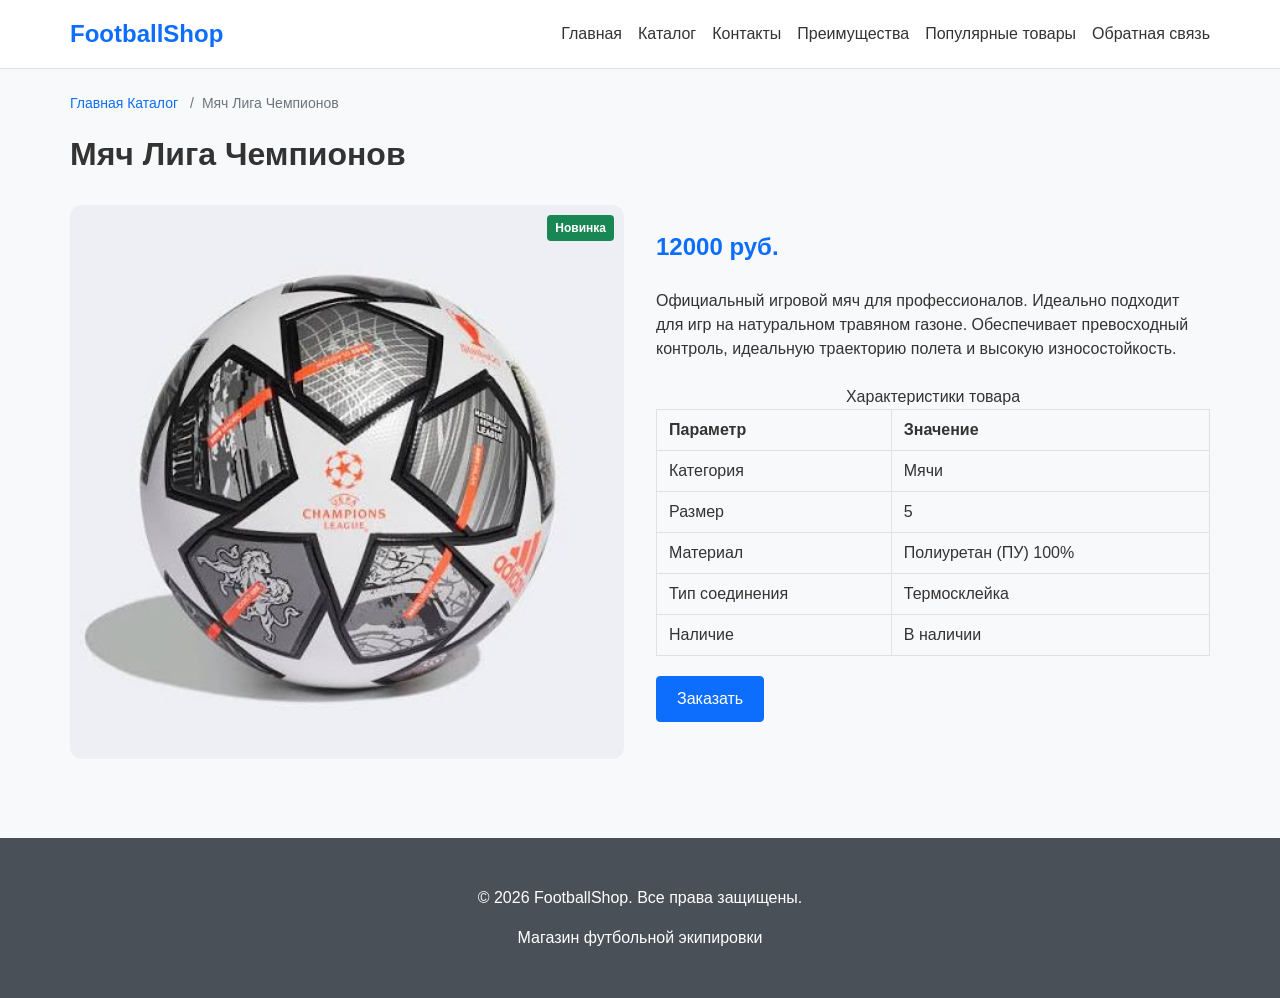
<file: product.html>
<!DOCTYPE html>
<html lang="ru">
<head>
    <meta property="og:type" content="website">
    <meta property="og:title" content="Футбольный интернет-магазин">
    <meta property="og:description" content="Магазин футбольной экипировки и инвентаря.">
    <meta property="og:image" content="https://voltic-7.github.io/kr1-html-css-shop/images/preview.jpg">

    <meta charset="UTF-8">
    <meta name="viewport" content="width=device-width, initial-scale=1.0">
    <meta name="description" content="Страница товара футбольного магазина.">
    <title>Карточка товара — Футбольный интернет-магазин</title>
    <link rel="stylesheet" href="css/style.css">
    <script src="js/main.js" defer></script>
</head>
<body id="top">
<header>
    <div class="site-header">
        <a class="site-logo" href="index.html">FootballShop</a>

        <nav class="site-nav" aria-label="Основная навигация">
            <ul class="site-nav__list">
                <li class="site-nav__item"><a class="site-nav__link" href="index.html">Главная</a></li>
                <li class="site-nav__item"><a class="site-nav__link" href="catalog.html">Каталог</a></li>
                <li class="site-nav__item"><a class="site-nav__link" href="contacts.html">Контакты</a></li>
                <li class="site-nav__item"><a class="site-nav__link" href="index.html#advantages">Преимущества</a></li>
                <li class="site-nav__item"><a class="site-nav__link" href="index.html#popular">Популярные товары</a></li>
                <li class="site-nav__item"><a class="site-nav__link" href="feedback.html">Обратная связь</a></li>
            </ul>
        </nav>
    </div>
</header>

<main>
    <nav class="breadcrumbs" aria-label="Хлебные крошки">
        <a class="breadcrumbs__link" href="index.html">Главная</a>
        <a class="breadcrumbs__link" href="catalog.html">Каталог</a>
        <span class="breadcrumbs__current">Мяч Лига Чемпионов</span>
    </nav>

    <section class="section product-details">
        <h1 class="section__title">Мяч Лига Чемпионов</h1>
        
        <div class="product-details__layout">
            <div style="position: relative;">
                <span class="product-card__badge product-card__badge--new">Новинка</span>
                <img src="images/ball.jpg" alt="Мяч Лига Чемпионов" style="width: 100%; height: auto; border-radius: 12px;">
            </div>
            
            <div class="product-details__info">
                <p class="product-details__price">12000 руб.</p>
                <p class="product-details__description">
                    Официальный игровой мяч для профессионалов. Идеально подходит для игр на натуральном травяном газоне. 
                    Обеспечивает превосходный контроль, идеальную траекторию полета и высокую износостойкость.
                </p>

                <table class="product-table">
                    <caption>Характеристики товара</caption>
                    <thead>
                        <tr>
                            <th>Параметр</th>
                            <th>Значение</th>
                        </tr>
                    </thead>
                    <tbody>
                        <tr>
                            <td>Категория</td>
                            <td>Мячи</td>
                        </tr>
                        <tr>
                            <td>Размер</td>
                            <td>5</td>
                        </tr>
                        <tr>
                            <td>Материал</td>
                            <td>Полиуретан (ПУ) 100%</td>
                        </tr>
                        <tr>
                            <td>Тип соединения</td>
                            <td>Термосклейка</td>
                        </tr>
                        <tr>
                            <td>Наличие</td>
                            <td>В наличии</td>
                        </tr>
                    </tbody>
                </table>

                <button class="button product-card__button" type="button" data-product="Мяч Лига Чемпионов">
                    Заказать
                </button>
            </div>
        </div>
    </section>
</main>

<footer>
    <p>&copy; 2026 FootballShop. Все права защищены.</p>
    <p>Магазин футбольной экипировки</p>
</footer>

<!-- Модальное окно (копия из index.html, чтобы скрипт main.js работал на этой странице) -->
<dialog class="order-dialog" id="order-dialog" aria-labelledby="order-dialog-title">
    <h2 class="order-dialog__title" id="order-dialog-title">Оформление заявки</h2>

    <form class="order-form" id="order-form" action="#" method="post" novalidate>
        <input id="selected-product" name="selected-product" type="hidden">

        <div class="order-form__field">
            <label class="order-form__label" for="order-name">Имя</label>
            <input class="order-form__control" id="order-name"
                    name="name"
                    type="text"
                    placeholder="Введите ваше имя"
                    minlength="2"
                    autocomplete="given-name"
                    required
            >
        </div>

        <div class="order-form__field">
            <label class="order-form__label" for="order-email">E-mail</label>
            <input class="order-form__control" id="order-email"
                    name="email"
                    type="email"
                    placeholder="example@mail.ru"
                    autocomplete="email"
                    required
            >
        </div>

        <div class="order-form__field">
            <label class="order-form__label" for="order-phone">Телефон</label>
            <input class="order-form__control" id="order-phone"
                    name="phone"
                    type="tel"
                    inputmode="tel"
                    placeholder="+7 (900) 000-00-00"
                    pattern="^\+7 \(\d{3}\) \d{3}-\d{2}-\d{2}$"
                    required
            >
            <small class="order-form__hint">Формат: +7 (900) 000-00-00</small>
        </div>

        <div class="order-form__field">
            <label class="order-form__label" for="order-date">Дата связи</label>
            <input class="order-form__control" id="order-date"
                    name="date"
                    type="date"
            >
        </div>

        <div class="order-form__field">
            <label class="order-form__label" for="order-topic">Тема заявки</label>
            <select class="order-form__control" id="order-topic" name="topic" required>
                <option value="">Выберите тему</option>
                <option value="product">Заказ товара</option>
                <option value="consultation">Консультация</option>
                <option value="delivery">Доставка</option>
            </select>
        </div>

        <div class="order-form__field">
            <label class="order-form__label" for="order-comment">Комментарий</label>
            <textarea class="order-form__control" id="order-comment"
                    name="comment"
                    rows="4"
                    placeholder="Укажите дополнительную информацию"
            ></textarea>
        </div>

        <div class="order-form__field order-form__field--checkbox">
            <label class="order-form__label">
                <input class="order-form__control" id="order-agreement"
                        name="agreement"
                        type="checkbox"
                        required
                >
                Я согласен на обработку данных
            </label>
        </div>

        <div class="order-form__actions">
            <button class="button order-form__button" type="button" id="close-order-dialog">Закрыть</button>
            <button class="button order-form__button" type="submit">Отправить заявку</button>
        </div>
    </form>
</dialog>

<p class="success-message" id="success-message" hidden>
    Форма успешно отправлена!
</p>

<a href="#top" class="scroll-top" aria-label="Вернуться наверх">↑</a>
</body>
</html>
</file>
<file: css/style.css>
/* ===============================
   1. Переменные проекта
   =============================== */
:root {
    /* Классическая светлая палитра */
    --color-bg: #f8f9fa;
    --color-text: #333333;
    --color-muted: #6c757d;
    --color-primary: #0d6efd; /* Классический синий */
    --color-primary-dark: #0a58ca;
    --color-secondary: #495057;
    --color-border: #dee2e6;
    --color-surface: #ffffff;
    --color-danger: #dc3545;
    --color-success: #198754;
    --color-success-bg: #d1e7dd;
    --color-white: #ffffff;

    /* Отступы */
    --space-xs: 4px;
    --space-sm: 8px;
    --space-md: 16px;
    --space-lg: 24px;
    --space-xl: 32px;
    --space-xxl: 48px;

    /* Скругления - простые */
    --radius-sm: 4px;
    --radius-md: 6px;
    --radius-lg: 8px;

    /* Простые тени */
    --shadow-sm: 0 1px 3px rgba(0,0,0,0.1);
    --shadow-md: 0 4px 6px rgba(0,0,0,0.1);

    /* Анимации */
    --transition-fast: 0.2s ease-in-out;

    --container-width: 1140px;
}

/* ===============================
   2. Базовые стили
   =============================== */
* {
    box-sizing: border-box;
}

html {
    scroll-behavior: smooth;
}

body {
    margin: 0;
    font-family: Arial, Helvetica, sans-serif;
    line-height: 1.5;
    color: var(--color-text);
    background-color: var(--color-bg);
}

h1, h2, h3, h4, h5, h6 {
    font-weight: bold;
    color: var(--color-text);
    margin-top: 0;
}

h1 {
    font-size: 32px;
}

h2 {
    font-size: 26px;
    margin-bottom: var(--space-md);
    border-bottom: 2px solid var(--color-primary);
    display: inline-block;
    padding-bottom: var(--space-xs);
}

/* Лэйаут */
header {
    background-color: var(--color-surface);
    border-bottom: 1px solid var(--color-border);
    padding: var(--space-md) var(--space-lg);
}

main {
    padding: var(--space-lg) var(--space-lg);
}

footer {
    background-color: var(--color-secondary);
    color: var(--color-white);
    padding: var(--space-xl) var(--space-lg);
    text-align: center;
}

/* ===============================
   3. Общие элементы интерфейса
   =============================== */
a {
    color: var(--color-primary);
    text-decoration: none;
}

a:hover {
    color: var(--color-primary-dark);
    text-decoration: underline;
}

.button {
    display: inline-flex;
    align-items: center;
    justify-content: center;
    padding: 10px 20px;
    font-size: 16px;
    font-family: inherit;
    line-height: 1.5;
    color: var(--color-white);
    background-color: var(--color-primary);
    text-decoration: none;
    border: 1px solid var(--color-primary);
    border-radius: var(--radius-sm);
    cursor: pointer;
    transition: background-color var(--transition-fast);
}

.button:hover {
    background-color: var(--color-primary-dark);
    border-color: var(--color-primary-dark);
    color: var(--color-white);
    text-decoration: none;
}

.button:disabled {
    opacity: 0.6;
    cursor: not-allowed;
}

/* ===============================
   4. Компоненты страницы
   =============================== */

/* Шапка */
.site-header {
    max-width: var(--container-width);
    margin: 0 auto;
    display: flex;
    align-items: center;
    justify-content: space-between;
    flex-wrap: wrap;
    gap: var(--space-md);
}

.site-logo {
    font-size: 24px;
    font-weight: bold;
    color: var(--color-primary);
    text-decoration: none;
}

.site-logo:hover {
    text-decoration: none;
}

.site-nav__list {
    display: flex;
    flex-wrap: wrap;
    align-items: center;
    gap: var(--space-md);
    padding: 0;
    margin: 0;
    list-style: none;
}

.site-nav__link {
    color: var(--color-text);
    font-weight: normal;
}

.site-nav__link:hover {
    color: var(--color-primary);
    text-decoration: none;
}

/* Hero блок */
.hero {
    max-width: var(--container-width);
    margin: 0 auto var(--space-xl);
    padding: var(--space-xxl) var(--space-xl);
    background-color: var(--color-surface);
    border: 1px solid var(--color-border);
    border-radius: var(--radius-md);
    text-align: center;
}

.hero__title {
    color: var(--color-text);
    margin-bottom: var(--space-md);
    border: none;
}

.hero p {
    font-size: 18px;
    max-width: 600px;
    margin: 0 auto var(--space-xl);
    color: var(--color-muted);
}

/* Секции */
.section {
    max-width: var(--container-width);
    margin: 0 auto var(--space-xxl);
}

/* Список преимуществ */
.advantages-list {
    padding-left: 20px;
    font-size: 16px;
}

.advantages-list li {
    margin-bottom: var(--space-sm);
}

/* Карточки товаров */
.products-grid {
    display: grid;
    grid-template-columns: repeat(3, minmax(280px, 1fr));
    gap: var(--space-lg);
}

.product-card {
    display: flex;
    flex-direction: column;
    position: relative;
    padding: var(--space-md);
    border: 1px solid var(--color-border);
    border-radius: var(--radius-md);
    background-color: var(--color-surface);
    transition: box-shadow var(--transition-fast), transform var(--transition-fast);
}

.product-card:hover {
    box-shadow: var(--shadow-md);
    transform: translateY(-4px);
}

.product-card img {
    width: 100%;
    height: 220px;
    object-fit: cover;
    border-radius: var(--radius-sm);
    margin-bottom: var(--space-md);
    background-color: var(--color-bg);
}

.product-card__badge {
    position: absolute;
    top: 10px;
    right: 10px;
    background-color: var(--color-danger);
    color: var(--color-white);
    padding: 4px 8px;
    border-radius: 4px;
    font-size: 12px;
    font-weight: bold;
}

.product-card__badge--new {
    background-color: var(--color-success);
}

.product-card__category {
    font-size: 14px;
    color: var(--color-muted);
    margin-bottom: var(--space-xs);
}

.product-card__title {
    font-size: 18px;
    margin-top: 0;
    margin-bottom: var(--space-xs);
    border: none;
}

.product-card__description {
    color: var(--color-text);
    font-size: 14px;
    flex-grow: 1;
    margin-bottom: var(--space-md);
}

.product-card__price {
    font-size: 20px;
    font-weight: bold;
    color: var(--color-primary);
    margin: 0 0 var(--space-md);
}

.product-card-img {
    width: 100%;
    height: auto;
    border-radius: 8px;
}

.product-card .button {
    width: 100%;
    margin-top: auto;
}

.product-card__button {
    margin-top: 20px;
}

/* Отзывы */
.reviews-grid {
    display: grid;
    grid-template-columns: repeat(auto-fit, minmax(280px, 1fr));
    gap: var(--space-lg);
}

.review-card {
    padding: var(--space-md);
    border: 1px solid var(--color-border);
    border-radius: var(--radius-md);
    background-color: var(--color-surface);
}

.review-card__author {
    font-weight: bold;
    margin-bottom: var(--space-xs);
}

.review-card__text {
    font-style: italic;
    color: var(--color-muted);
}

/* FAQ */
.faq {
    display: grid;
    gap: var(--space-md);
}

.faq__item {
    border: 1px solid var(--color-border);
    border-radius: var(--radius-md);
    padding: var(--space-md);
    background-color: var(--color-surface);
}

.faq__question {
    margin: 0 0 var(--space-sm) 0;
    font-size: 18px;
    border: none;
}

.faq__answer {
    margin: 0;
    color: var(--color-text);
}

/* Aside блок */
.aside-info {
    max-width: var(--container-width);
    margin: 0 auto var(--space-xxl);
    padding: var(--space-md);
    border-left: 4px solid var(--color-primary);
    background-color: #e9ecef;
}

.aside-info__title {
    margin-top: 0;
    font-size: 20px;
    border: none;
}

/* ===============================
   5. Формы и модальные окна
   =============================== */
.order-dialog {
    width: 500px;
    max-width: 90vw;
    padding: var(--space-lg);
    border: 1px solid var(--color-border);
    border-radius: var(--radius-md);
    box-shadow: var(--shadow-md);
    background-color: var(--color-surface);
    opacity: 0;
    transform: scale(0.95);
    transition: opacity 0.3s ease, transform 0.3s ease;
}

.order-dialog[open] {
    opacity: 1;
    transform: scale(1);
}

.order-dialog::backdrop {
    background-color: rgba(0, 0, 0, 0.5);
}

.order-dialog__title {
    margin: 0 0 var(--space-md) 0;
    font-size: 22px;
    border: none;
}

.order-form__field {
    margin-bottom: var(--space-md);
}

.order-form__label {
    display: block;
    margin-bottom: var(--space-xs);
    font-weight: bold;
}

.order-form__control {
    width: 100%;
    padding: 8px 12px;
    border: 1px solid var(--color-border);
    border-radius: var(--radius-sm);
    font: inherit;
    background-color: var(--color-surface);
}

.order-form__control:focus {
    outline: none;
    border-color: var(--color-primary);
    box-shadow: 0 0 0 2px rgba(13, 110, 253, 0.25);
}

.order-form__hint {
    display: block;
    margin-top: var(--space-xs);
    color: var(--color-muted);
    font-size: 12px;
}

.order-form__field--checkbox {
    display: flex;
    align-items: center;
    gap: var(--space-sm);
}

.order-form__field--checkbox input[type="checkbox"] {
    width: auto;
}

.order-form__field [aria-invalid="true"] {
    border-color: var(--color-danger);
}

.order-form__actions {
    display: flex;
    justify-content: flex-end;
    gap: var(--space-md);
    margin-top: var(--space-lg);
}

.success-message {
    max-width: var(--container-width);
    margin: var(--space-lg) auto;
    padding: var(--space-md);
    border-radius: var(--radius-sm);
    background-color: var(--color-success-bg);
    color: var(--color-success);
    border: 1px solid #badbcc;
}

/* ===============================
   6. Навигация и прочее
   =============================== */
.breadcrumbs {
    max-width: var(--container-width);
    margin: 0 auto var(--space-md);
    font-size: 14px;
    color: var(--color-muted);
}

.breadcrumbs__link {
    color: var(--color-primary);
}

.breadcrumbs__current::before {
    content: "/";
    margin: 0 8px;
    color: var(--color-muted);
}

.scroll-top {
    position: fixed;
    bottom: 20px;
    right: 20px;
    background-color: var(--color-secondary);
    color: #fff;
    width: 40px;
    height: 40px;
    border-radius: 4px;
    display: flex;
    align-items: center;
    justify-content: center;
    font-size: 20px;
    text-decoration: none;
    opacity: 0;
    pointer-events: none;
    transition: opacity var(--transition-fast);
}

.scroll-top.is-visible {
    opacity: 0.8;
    pointer-events: auto;
}

.scroll-top:hover {
    opacity: 1;
    text-decoration: none;
}

/* ===============================
   7. Каталог и детальная страница
   =============================== */
.catalog-layout {
    max-width: var(--container-width);
    margin: 0 auto var(--space-xxl);
    display: grid;
    grid-template-columns: 250px 1fr;
    grid-template-areas: "filters products";
    gap: var(--space-xl);
}

.catalog-filters {
    grid-area: filters;
    padding: var(--space-md);
    border: 1px solid var(--color-border);
    border-radius: var(--radius-md);
    background-color: var(--color-surface);
    align-self: start;
    position: sticky;
    top: 20px;
}

.filters-form fieldset {
    margin: 0 0 var(--space-md);
    padding: 0 0 var(--space-md);
    border: none;
    border-bottom: 1px solid var(--color-border);
}

.filters-form legend {
    font-weight: bold;
    margin-bottom: var(--space-sm);
}

.product-details__layout {
    display: grid;
    grid-template-columns: 1fr;
    gap: var(--space-xl);
}

@media (min-width: 768px) {
    .product-details__layout {
        grid-template-columns: 1fr 1fr;
    }
}

.product-details__image-placeholder {
    background-color: var(--color-bg);
    border: 1px solid var(--color-border);
    border-radius: var(--radius-md);
    min-height: 300px;
    display: flex;
    align-items: center;
    justify-content: center;
}

.product-details__image-placeholder img {
    width: 100%;
    height: 100%;
    object-fit: cover;
}

.product-details__price {
    font-size: 24px;
    font-weight: bold;
    color: var(--color-primary);
}

.product-table {
    width: 100%;
    border-collapse: collapse;
    margin-top: var(--space-lg);
    border: 1px solid var(--color-border);
}

.product-table th, .product-table td {
    padding: 8px 12px;
    border: 1px solid var(--color-border);
    text-align: left;
}

.product-table th {
    background-color: var(--color-bg);
    font-weight: bold;
}

@media (max-width: 768px) {
    .catalog-layout {
        grid-template-columns: 1fr;
        grid-template-areas: "filters" "products";
    }
}

/* ===============================
   8. Красивые фильтры
   =============================== */
.catalog-filters h2 {
    margin-top: 0;
    margin-bottom: var(--space-md);
    font-size: 22px;
    border-bottom: 2px solid var(--color-primary);
    display: inline-block;
    padding-bottom: var(--space-xs);
}

.filters-form__group {
    margin: 0 0 var(--space-lg);
    padding: 0;
    border: none;
}

.filters-form__legend {
    font-weight: 600;
    font-size: 16px;
    margin-bottom: var(--space-sm);
    color: var(--color-text);
}

/* Чекбоксы */
.filters-form__checkbox-label {
    display: flex;
    align-items: center;
    gap: var(--space-sm);
    margin-bottom: var(--space-xs);
    cursor: pointer;
    font-size: 15px;
    transition: color var(--transition-fast);
}

.filters-form__checkbox-label:hover {
    color: var(--color-primary);
}

.filters-form__checkbox {
    width: 18px;
    height: 18px;
    cursor: pointer;
    accent-color: var(--color-primary);
    margin: 0;
}

/* Цена */
.filters-form__price-row {
    display: flex;
    align-items: center;
    gap: var(--space-sm);
}

.filters-form__price-field {
    display: flex;
    flex-direction: column;
    gap: 4px;
    flex: 1;
}

.filters-form__price-label {
    font-size: 12px;
    color: var(--color-muted);
}

.filters-form__control {
    width: 100%;
    padding: 8px 10px;
    border: 1px solid var(--color-border);
    border-radius: var(--radius-sm);
    font: inherit;
    font-size: 14px;
    background-color: var(--color-surface);
    transition: border-color var(--transition-fast), box-shadow var(--transition-fast);
}

.filters-form__control:focus {
    outline: none;
    border-color: var(--color-primary);
    box-shadow: 0 0 0 3px rgba(13, 110, 253, 0.15);
}

.filters-form__price-divider {
    color: var(--color-muted);
    font-weight: bold;
    margin-top: 20px; /* Выравнивание с инпутами */
}

.filters-form__submit {
    margin-top: var(--space-md);
    background-color: var(--color-primary);
    font-weight: 600;
    letter-spacing: 0.5px;
}
</file>
